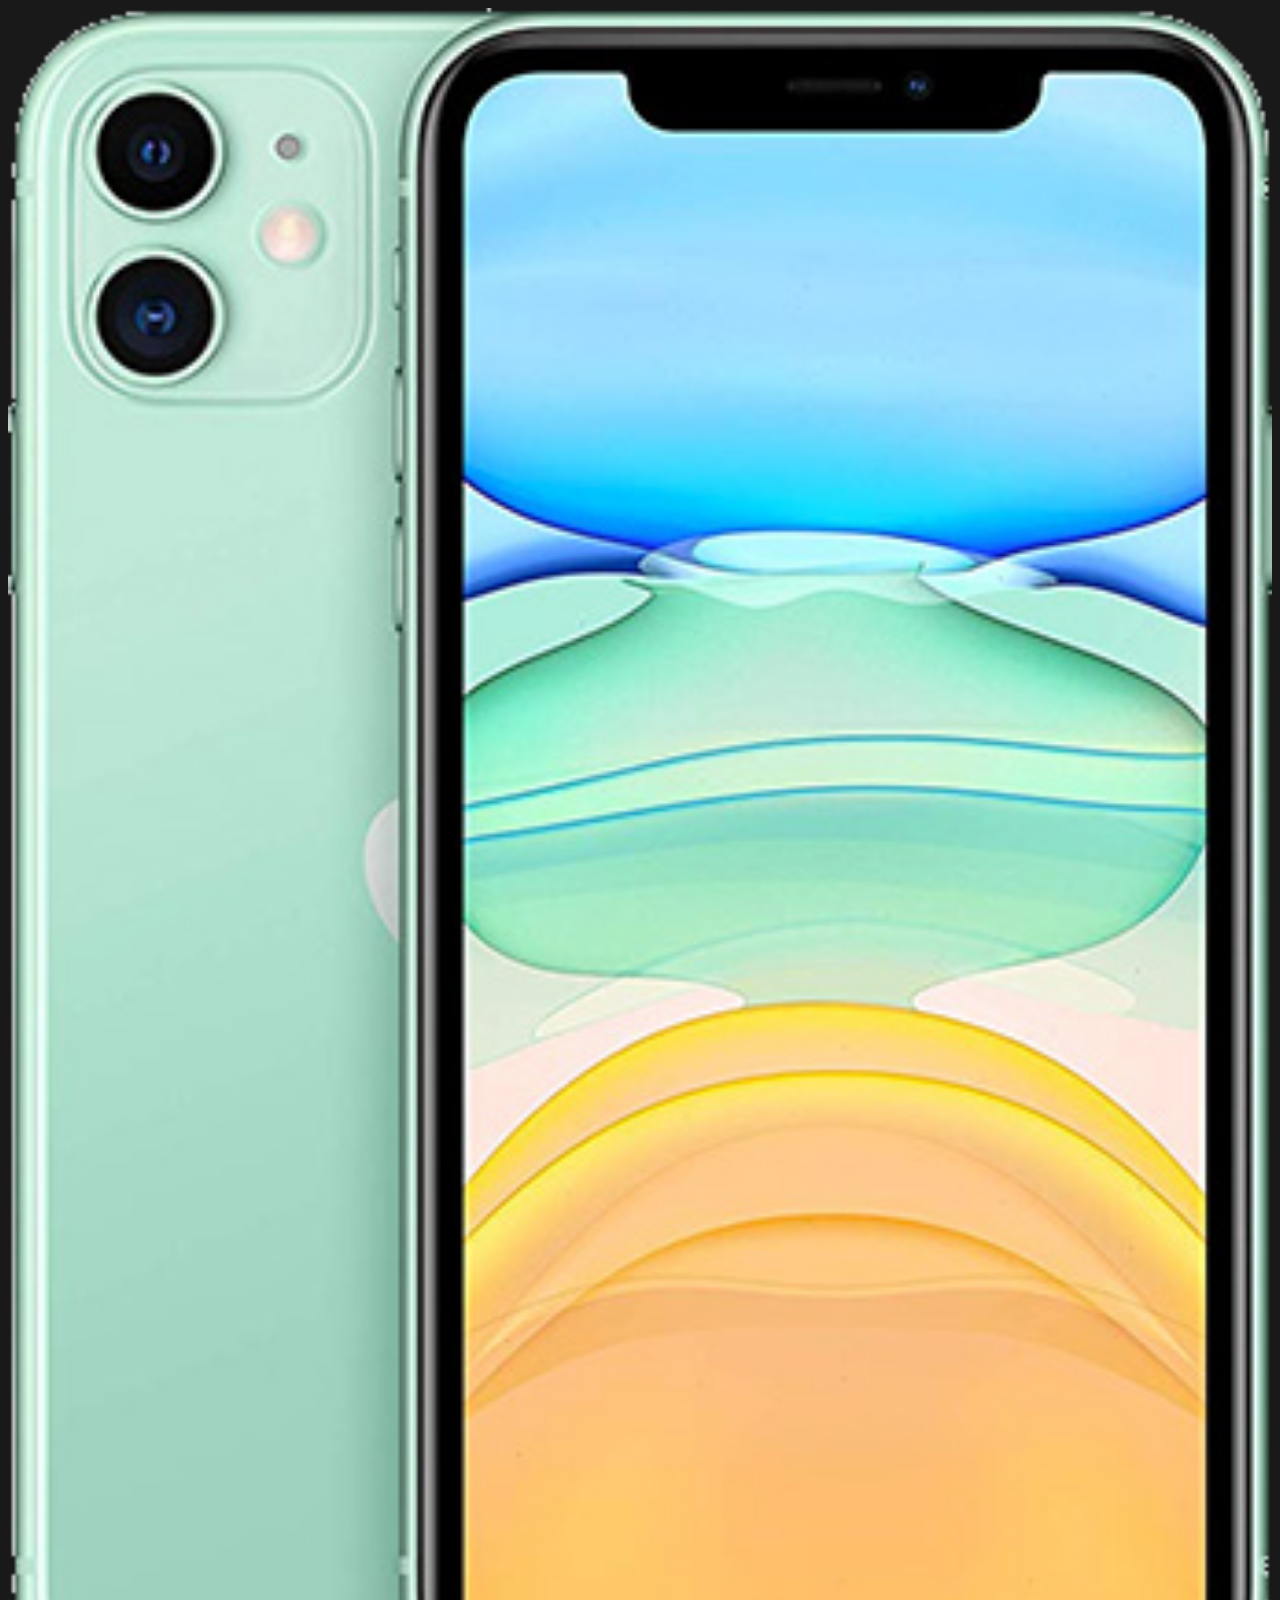
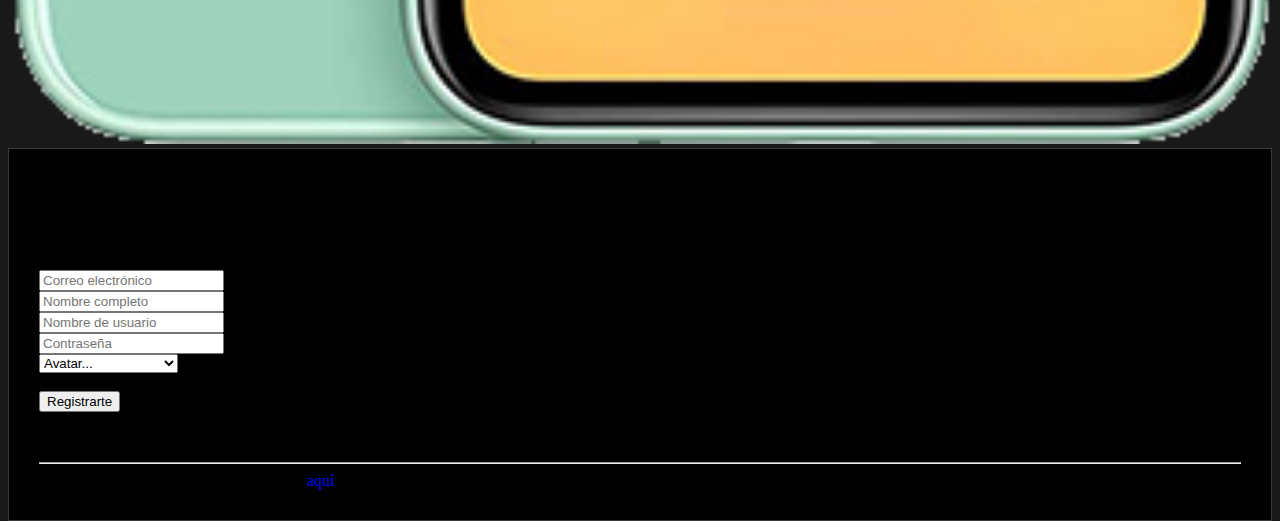
<file: pages/registro.html>
<!DOCTYPE html>
<html lang="en">
  <head>
    <meta charset="utf-8" />
    <meta name="viewport" content="width=device-width, initial-scale=1" />
    <link rel="shortcut icon" href="../img/favicon.png" type="image/png" />
    <!-- Fonts de google -->
    <link rel="preconnect" href="https://fonts.googleapis.com" />
    <link rel="preconnect" href="https://fonts.gstatic.com" crossorigin />
    <link
      href="https://fonts.googleapis.com/css2?family=Archivo+Black&display=swap"
      rel="stylesheet"
    />
    <!-- =============== -->
    <link
      href="https://cdn.jsdelivr.net/npm/bootstrap@5.0.2/dist/css/bootstrap.min.css"
      rel="stylesheet"
      integrity="sha384-EVSTQN3/azprG1Anm3QDgpJLIm9Nao0Yz1ztcQTwFspd3yD65VohhpuuCOmLASjC"
      crossorigin="anonymous"
    />
    <link rel="stylesheet" href="../css/registro.css" />
    <title>Fotogram | Registro</title>
  </head>
  <body>
    <div class="container d-flex justify-content-center align-items-center">
      <div class="row">
        <div class="col-md-5 d-none d-md-block img-card">
          <img src="../img//phone.png" alt="phone" />
        </div>
        <div class="col-md-7">
          <div class="card">
            <div class="card-body">
              <div class="text-center">
                <h3 id="title-form" class="text-center text-white">FOTOGRAM</h3>
                <p class="text-muted">
                  Registrate para ver las fotos de tus amigos
                </p>
              </div>
              <form class="needs-validation" novalidate>
                <div class="mb-2">
                  <input
                    type="email"
                    class="form-control"
                    id="validationCustom01"
                    placeholder="Correo electrónico"
                    required
                  />
                </div>
                <div class="mb-2">
                  <input
                    type="text"
                    class="form-control"
                    id="validationCustom02"
                    placeholder="Nombre completo"
                    required
                  />
                </div>
                <div class="mb-2">
                  <input
                    type="text"
                    class="form-control"
                    id="validationCustom03"
                    placeholder="Nombre de usuario"
                    required
                  />
                </div>
                <div class="mb-2">
                  <input
                    type="password"
                    class="form-control"
                    id="validationCustom04"
                    required
                    placeholder="Contraseña"
                  />
                </div>
                <div class="mb-2">
                  <select class="form-select" id="validationCustom05" required>
                    <option selected disabled value="">Avatar...</option>
                    <option value="avatar1">Mujer normal</option>
                    <option value="avatar2">Mujer office</option>
                    <option value="avatar4">Mujer rubia</option>
                    <option value="avatar6">Mujer Geek</option>
                    <option value="avatar3">Hombre profesional</option>
                    <option value="avatar5">Hombre Geek</option>
                  </select>
                  <div class="invalid-feedback">Seleccione su avatar</div>
                </div>
                <div class="d-grid mt-3">
                  <button class="btn btn-primary" type="submit">
                    Registrarte
                  </button>
                  <p class="text-muted text-center mt-2">
                    Al registrarte aceptas nuestras condiciones y políticas de
                    privacidad
                  </p>
                </div>
              </form>
              <div class="text-muted text-center">
                <hr />
                <span
                  >Si ya tienes cuenta puedes ingresar desde
                  <a href="../index.html">aquí</a>
                </span>
              </div>
            </div>
          </div>
        </div>
      </div>
    </div>

    <script
      src="https://cdn.jsdelivr.net/npm/bootstrap@5.0.2/dist/js/bootstrap.bundle.min.js"
      integrity="sha384-MrcW6ZMFYlzcLA8Nl+NtUVF0sA7MsXsP1UyJoMp4YLEuNSfAP+JcXn/tWtIaxVXM"
      crossorigin="anonymous"
    ></script>
    <script src="../js/app.js"></script>
  </body>
</html>
</file>
<file: css/registro.css>
body {
  background-color: #191919;
}
.container {
  height: 100vh;
}
img {
  width: 100%;
}

.card {
  padding: 30px;
  background-color: rgb(0, 0, 0);
  border: 1px solid #393939;
}

.img-card {
  align-self: center;
}
#title-form {
  font-family: "Archivo Black", sans-serif;
}
a {
  text-decoration: none;
}
</file>
